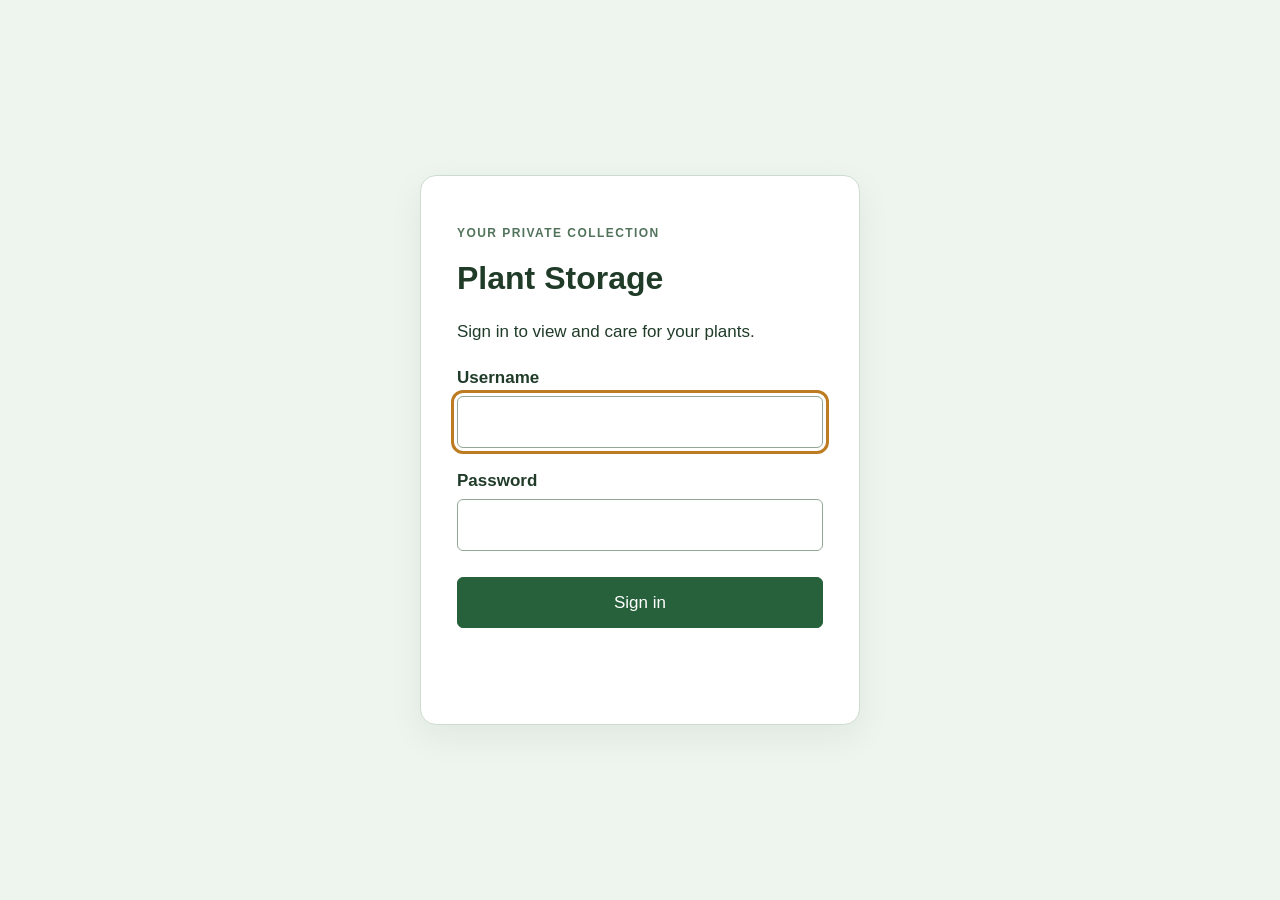
<file: src/main/webapp/login.html>
<!DOCTYPE html>
<html lang="en">
<head>
  <meta charset="UTF-8">
  <meta name="viewport" content="width=device-width, initial-scale=1">
  <title>Sign in · Plant Storage</title>
  <link rel="stylesheet" href="login.css">
  <script src="login.js" defer></script>
</head>
<body>
  <main class="login-card">
    <p class="eyebrow">YOUR PRIVATE COLLECTION</p>
    <h1>Plant Storage</h1>
    <p>Sign in to view and care for your plants.</p>
    <form id="loginForm">
      <label for="username">Username</label>
      <input id="username" name="username" autocomplete="username" maxlength="100" required autofocus>
      <label for="password">Password</label>
      <input id="password" name="password" type="password" autocomplete="current-password" maxlength="256" required>
      <button type="submit" id="signInButton">Sign in</button>
    </form>
    <p id="loginStatus" role="status" aria-live="polite"></p>
  </main>
</body>
</html>
</file>
<file: src/main/webapp/login.css>
* { box-sizing: border-box; }
body { margin: 0; padding: 32px 20px; min-height: 100vh; display: grid; place-items: center; background: #eef4ee; color: #203c29; font: 17px/1.5 Arial, sans-serif; }
.login-card { width: min(100%, 440px); padding: 36px; background: white; border: 1px solid #cddcce; border-radius: 16px; box-shadow: 0 12px 35px #203c2910; }
h1 { margin: 8px 0; font-size: 2rem; }
.eyebrow { font-size: .75rem; font-weight: bold; letter-spacing: .12em; color: #52735b; }
label { display: block; margin: 20px 0 6px; font-weight: bold; }
input, button { font: inherit; width: 100%; border-radius: 6px; padding: 12px; }
input { border: 1px solid #92a798; }
button { margin-top: 26px; background: #27613b; border: 1px solid #27613b; color: white; cursor: pointer; }
button:disabled { opacity: .6; cursor: wait; }
:focus-visible { outline: 3px solid #bd7c22; outline-offset: 3px; }
#loginStatus { min-height: 1.5em; color: #8a3029; }
@media (max-width: 450px) { .login-card { padding: 24px; } }
</file>
